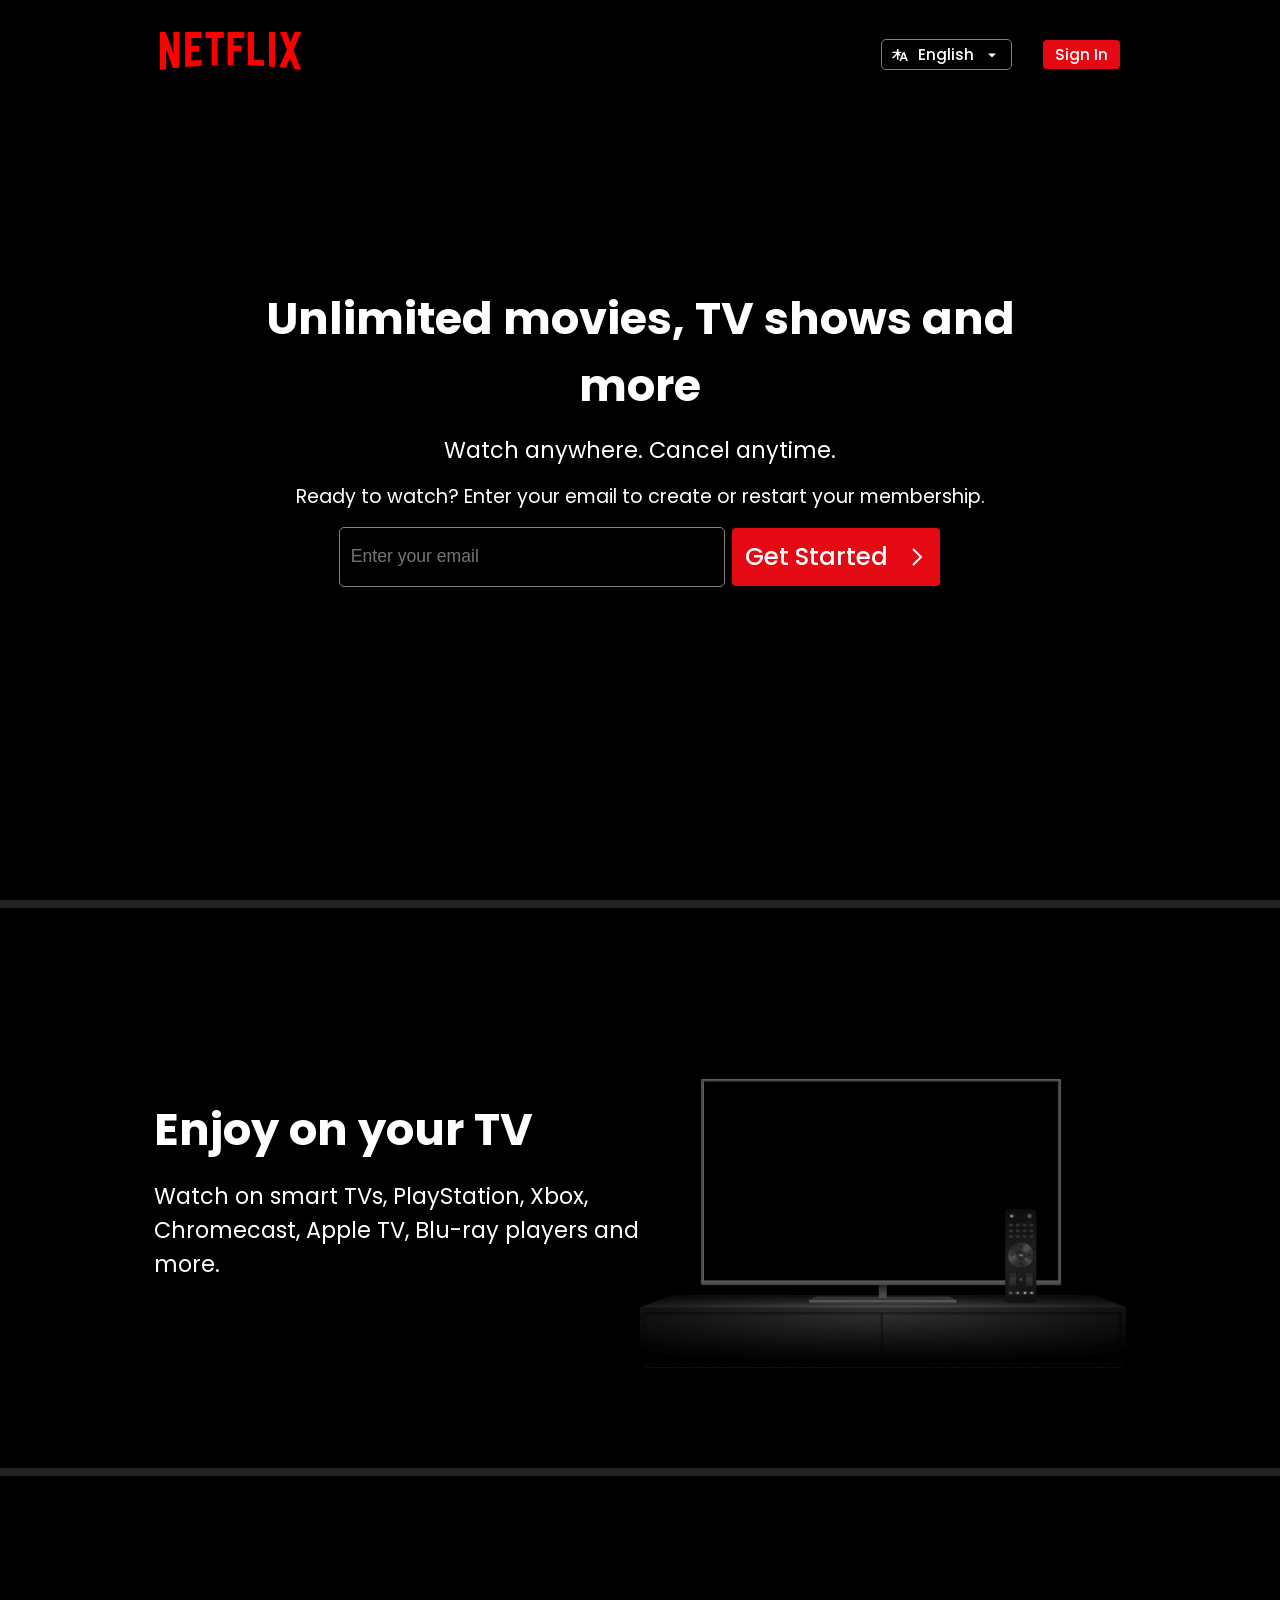
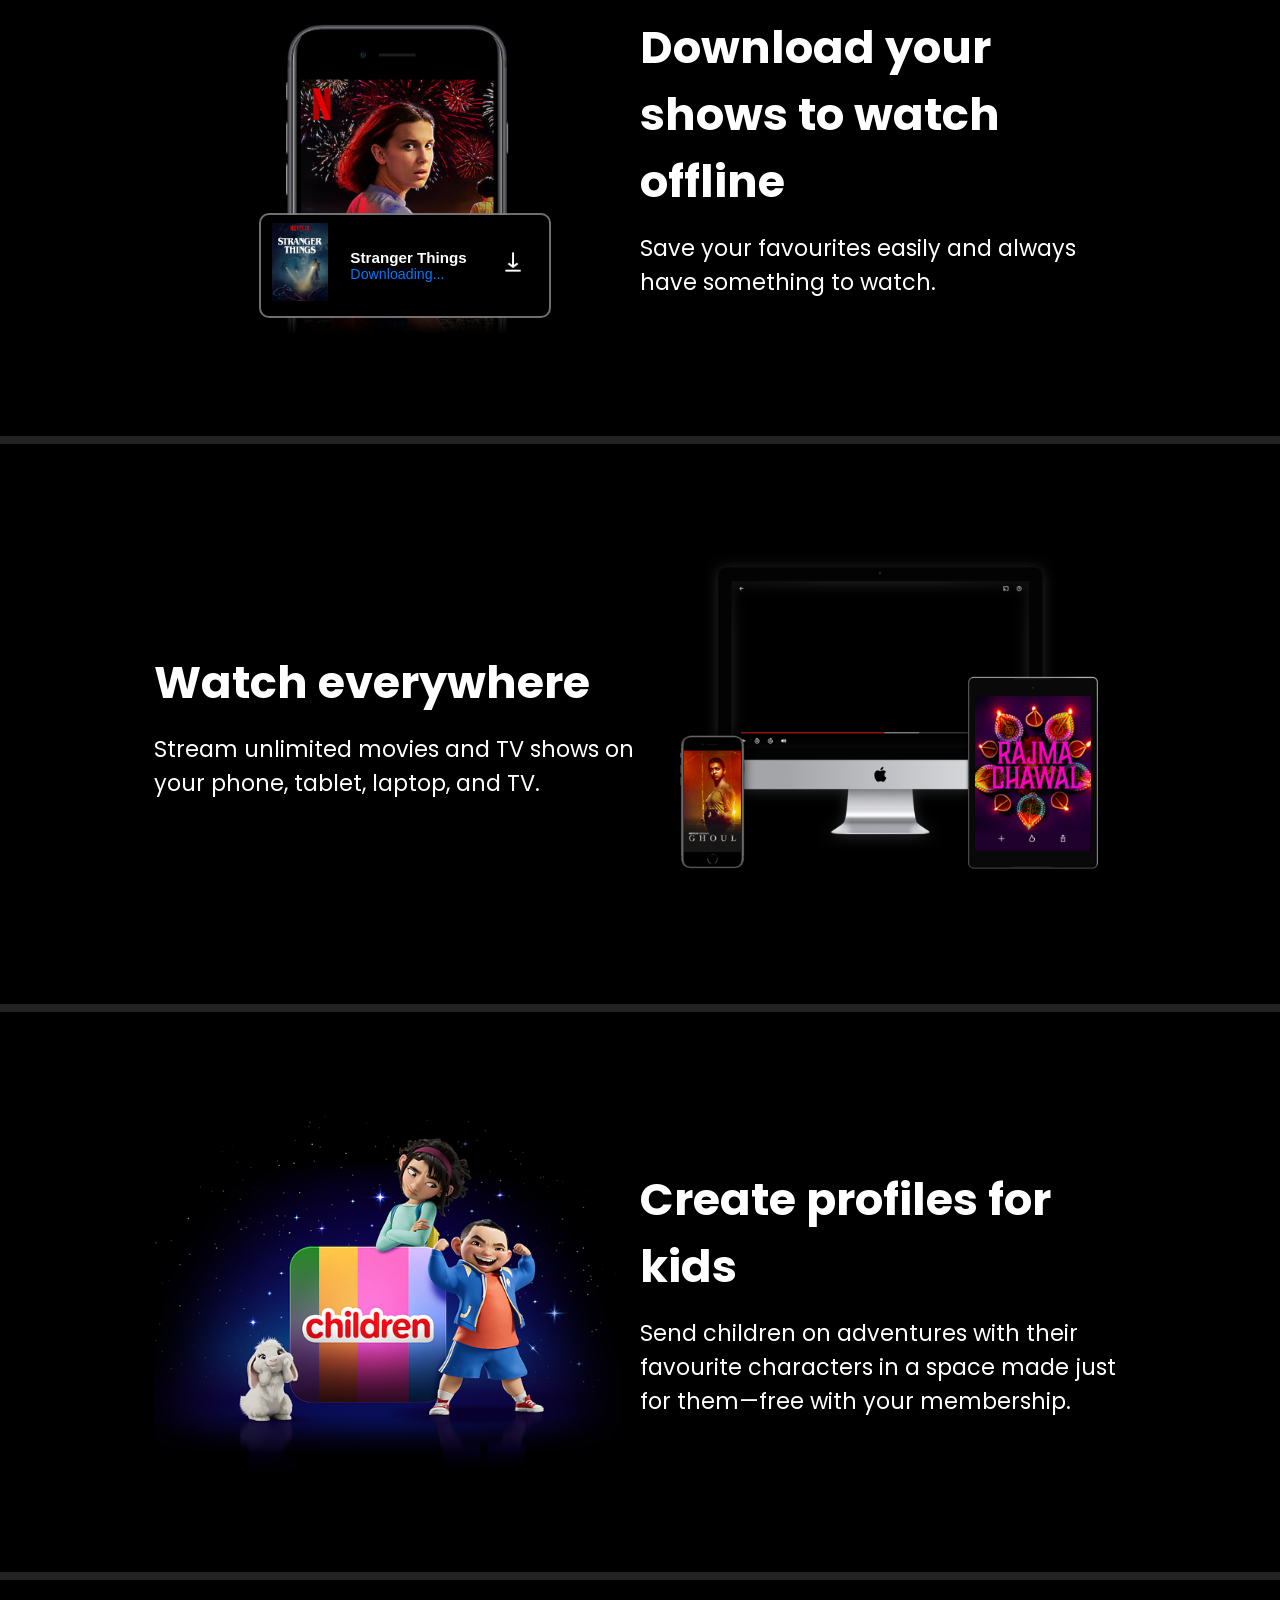
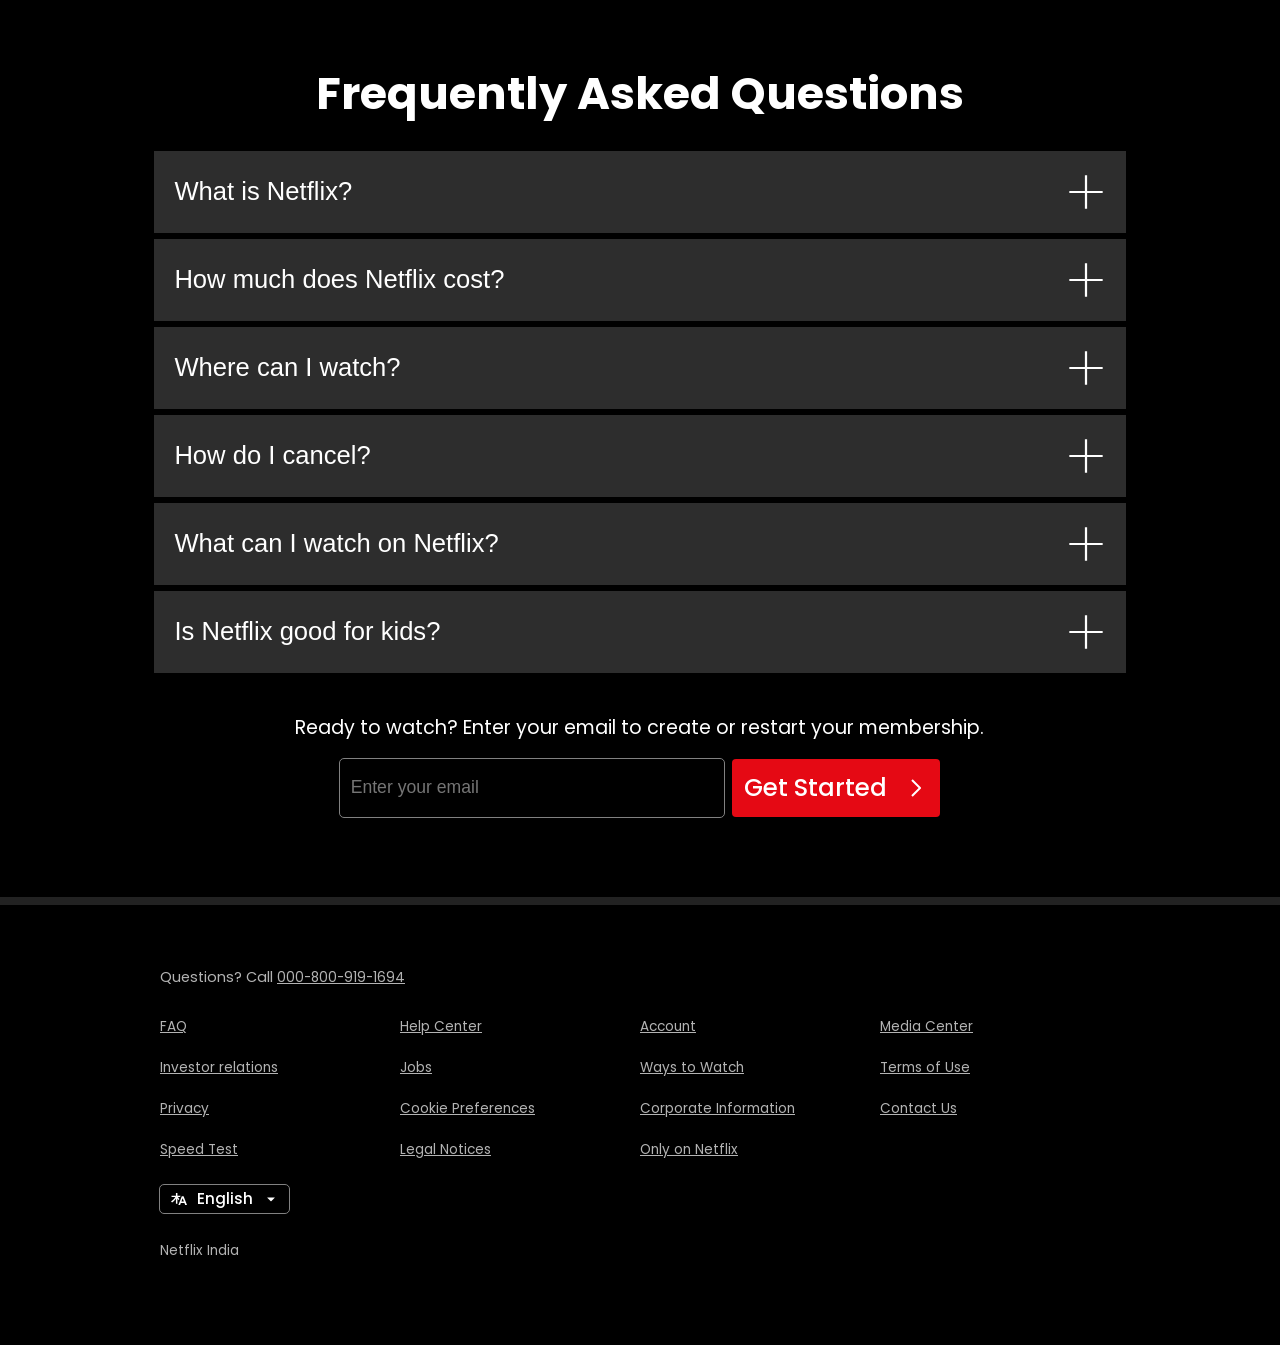
<file: index.html>
<!DOCTYPE html>
<html lang="en">

<head>
    <meta charset="UTF-8">
    <meta name="viewport" content="width=device-width, initial-scale=1.0">
    <title>Netflix India – Watch TV Shows Online, Watch Movies Online</title>
    <link rel="stylesheet" href="style.css">
</head>

<body>

    <div class="top_main background_img">

        <!-- Nav Bar -->
        <nav class="nav_bar flex">
            <div class="logo"><img src="assets/images/logo.svg" alt="Company Logo"></div>

            <div class="nav_right_side flex">
                <div class="lang border">
                    <a href="#" class="lang_btn flex s_bold_text">
                        <img src="assets/images/lang.svg" class=""> English
                        <img src="assets/images/langDrop.svg" class="">
                    </a>
                </div>
                <a href="#" class="sign_in_btn s_bold_text btn">Sign In</a>
            </div>
        </nav>

        <!-- Hero Section -->
        <header class="hero_section flex">
            <h1 class="main_heading text_center">Unlimited movies, TV shows and more</h1>
            <p class="tagline text_center">Watch anywhere. Cancel anytime.</p>

            <div class="email_section">
                <div class="email_inner_section flex">
                    <div class="para text_center ">Ready to watch? Enter your email to create or restart your
                        membership.</div>
                    <div class="email_box flex">
                        <input type="email" placeholder="Enter your email" class="border">
                        <a href="#" class="get_started_btn btn flex text_center">Get Started <img
                                src="assets/images/right.svg"></a>
                    </div>
                </div>
            </div>
        </header>
    </div>


    <div class="seperator"></div>
    <!-- Feature Section -->
    <section class="features_section">
        <div class="container flex features_container">
            <div class="feature_description flex">
                <h1>Enjoy on your TV</h1>
                <p>Watch on smart TVs, PlayStation, Xbox, Chromecast, Apple TV, Blu-ray players and more.</p>
            </div>
            <div class="feature_img-vid flex">
                <video class="feature_vid feature_vid-1" src="assets/videos/video1.m4v" autoplay muted loop></video>
                <img class="feature_img" src="assets/images/tv.png" alt="Tv">
            </div>
        </div>
    </section>

    <div class="seperator"></div>
    <section class="features_section">
        <div class="container flex features_container">
            <div class="feature_img-vid flex">
                <div>
                    <img class="feature_img" src="assets/images/mobile.jpg" alt="Tv">
                    <!-- feature Card -->
                    <div class="outter_of_card">
                    <div class="back_of_card flex">
                        <div class="card_img"><img src="assets/images/mobileShow.png"></div>
                        <div class="card_texts">
                            <div class="top_text">Stranger Things</div>
                            <div class="down_text">Downloading...</div>
                        </div>
                        <div class="card_icon"><img src="assets/images/download-icon.gif" alt="Download icon"></div>
                    </div>
                    </div>
                </div>
            </div>
            <div class="feature_description flex">
                <h1>Download your shows to watch offline</h1>
                <p>Save your favourites easily and always have something to watch.</p>
            </div>
        </div>
    </section>

    <div class="seperator"></div>
    <section class="features_section">
        <div class="container flex features_container">
            <div class="feature_description flex">
                <h1>Watch everywhere</h1>
                <p>Stream unlimited movies and TV shows on your phone, tablet, laptop, and TV.</p>
            </div>
            <div class="feature_img-vid flex">
                <video class="feature_vid feature_vid-2" src="assets/videos/video2.m4v" autoplay muted loop></video>
                <img class="feature_img" src="assets/images/appleDevice.png" alt="Tv">
            </div>
        </div>
    </section>

    <div class="seperator"></div>
    <section class="features_section">
        <div class="container flex features_container">
            <div class="feature_img-vid flex">
                <img class="feature_img" src="assets/images/children.png" alt="Tv">
            </div>
            <div class="feature_description flex">
                <h1>Create profiles for kids</h1>
                <p>Send children on adventures with their favourite characters in a space made just for them—free with
                    your membership.</p>
            </div>
        </div>
    </section>


    <div class="seperator"></div>
    <!-- FAQs Section -->
    <section class="faq_section container">
        <div class="faq_container flex">
            <div class="faq_heading flex text_center">
                <h1>Frequently Asked Questions</h1>
            </div>

            <div class="faq_down_open">

                <ul class="faq_btns flex">
                    <button class="faq_btn flex">
                        <span class="left_faq_text">
                            <p>What is Netflix?</p>
                        </span>
                        <div class="right_faq_img"></div>
                    </button>
                    <button class="faq_btn flex">
                        <span class="left_faq_text">
                            <p>How much does Netflix cost?</p>
                        </span>
                        <div class="right_faq_img"></div>
                    </button>
                    <button class="faq_btn flex">
                        <span class="left_faq_text">
                            <p>Where can I watch?</p>
                        </span>
                        <div class="right_faq_img"></div>
                    </button>
                    <button class="faq_btn flex">
                        <span class="left_faq_text">
                            <p>How do I cancel?</p>
                        </span>
                        <div class="right_faq_img"></div>
                    </button>
                    <button class="faq_btn flex">
                        <span class="left_faq_text">
                            <p>What can I watch on Netflix?</p>
                        </span>
                        <div class="right_faq_img"></div>
                    </button>
                    <button class="faq_btn flex">
                        <span class="left_faq_text">
                            <p>Is Netflix good for kids?</p>
                        </span>
                        <div class="right_faq_img"></div>
                    </button>
                </ul>

            </div>

            <div class="email_section faq_email">
                <div class="email_inner_section flex">
                    <div class="para text_center ">Ready to watch? Enter your email to create or restart your
                        membership.</div>
                    <div class="email_box flex">
                        <input type="email" placeholder="Enter your email" class="border">
                        <a class="get_started_btn btn flex text_center">Get Started <img
                                src="assets/images/right.svg"></a>
                    </div>
                </div>
            </div>
        </div>
    </section>


    <div class="seperator"></div>
    <!-- Footer -->
    <footer class="footer-section">
        <div class="footer_inner_container flex wid-100">
            <div class="footer_heading wid-100">
                <span class="footer_text">Questions? Call </span>
                <a href="#"class="footer_text footer_anchor_text">000-800-919-1694</a>
            </div>
            <div class="footer_options wid-100">
                <ul class="flex wid-100">
                    <li><a href="#" class="footer_text footer_anchor_text">FAQ</a></li>
                    <li><a href="#" class="footer_text footer_anchor_text">Help Center</a></li>
                    <li><a href="#" class="footer_text footer_anchor_text">Account</a></li>
                    <li><a href="#" class="footer_text footer_anchor_text">Media Center</a></li>
                    <li><a href="#" class="footer_text footer_anchor_text">Investor relations</a></li>
                    <li><a href="#" class="footer_text footer_anchor_text">Jobs</a></li>
                    <li><a href="#" class="footer_text footer_anchor_text">Ways to Watch</a></li>
                    <li><a href="#" class="footer_text footer_anchor_text">Terms of Use</a></li>
                    <li><a href="#" class="footer_text footer_anchor_text">Privacy</a></li>
                    <li><a href="#" class="footer_text footer_anchor_text">Cookie Preferences</a></li>
                    <li><a href="#" class="footer_text footer_anchor_text">Corporate Information</a></li>
                    <li><a href="#" class="footer_text footer_anchor_text">Contact Us</a></li>
                    <li><a href="#" class="footer_text footer_anchor_text">Speed Test</a></li>
                    <li><a href="#" class="footer_text footer_anchor_text">Legal Notices</a></li>
                    <li><a href="#" class="footer_text footer_anchor_text">Only on Netflix</a></li>
                </ul>
            </div>
            <div class="footer_lang">
                <div>
                    <div class="lang border">
                        <a href="#" class="lang_btn flex s_bold_text">
                            <img src="assets/images/lang.svg" class=""> English
                            <img src="assets/images/langDrop.svg" class="">
                        </a>
                    </div>
                </div>
            </div>
            <div class="footer_brand wid-100">
                <span class="footer_text">Netflix India</span>
            </div>
    </footer>

    <div class="space1"></div>

</body>

</html>
</file>
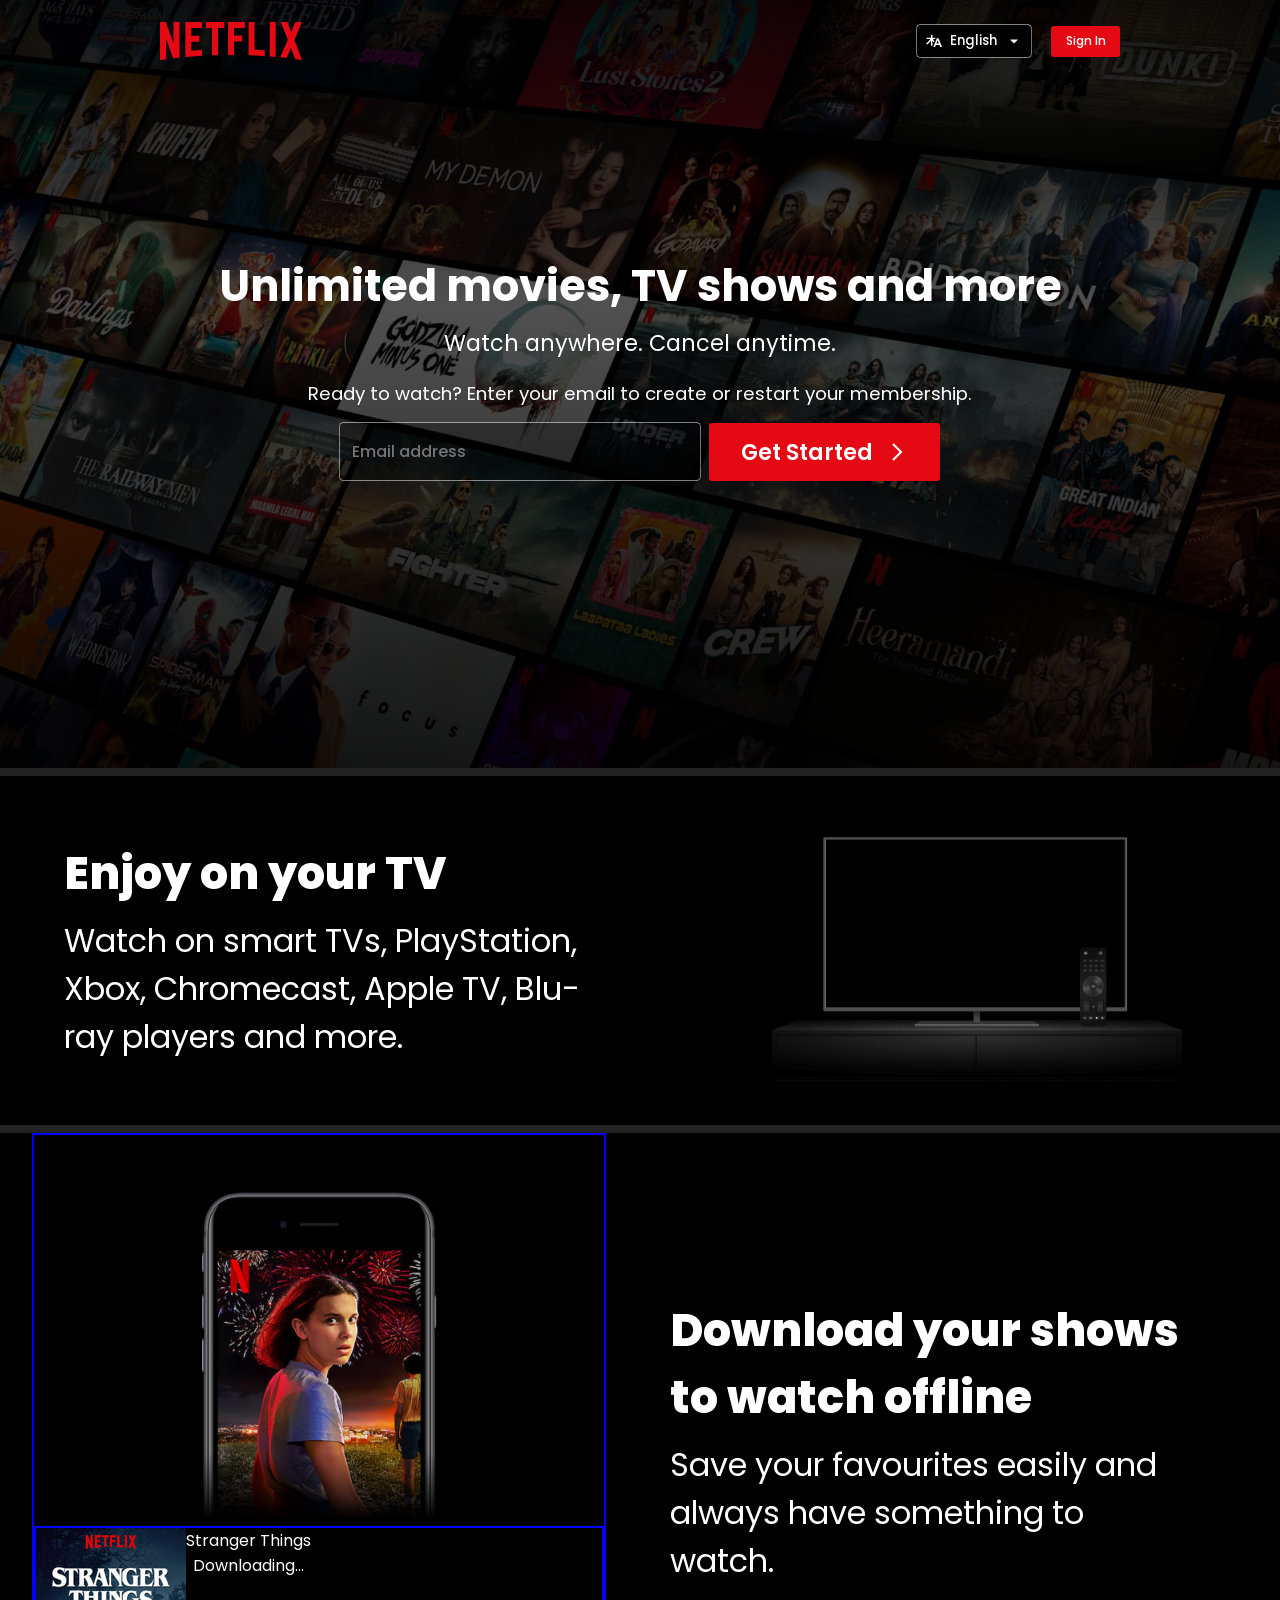
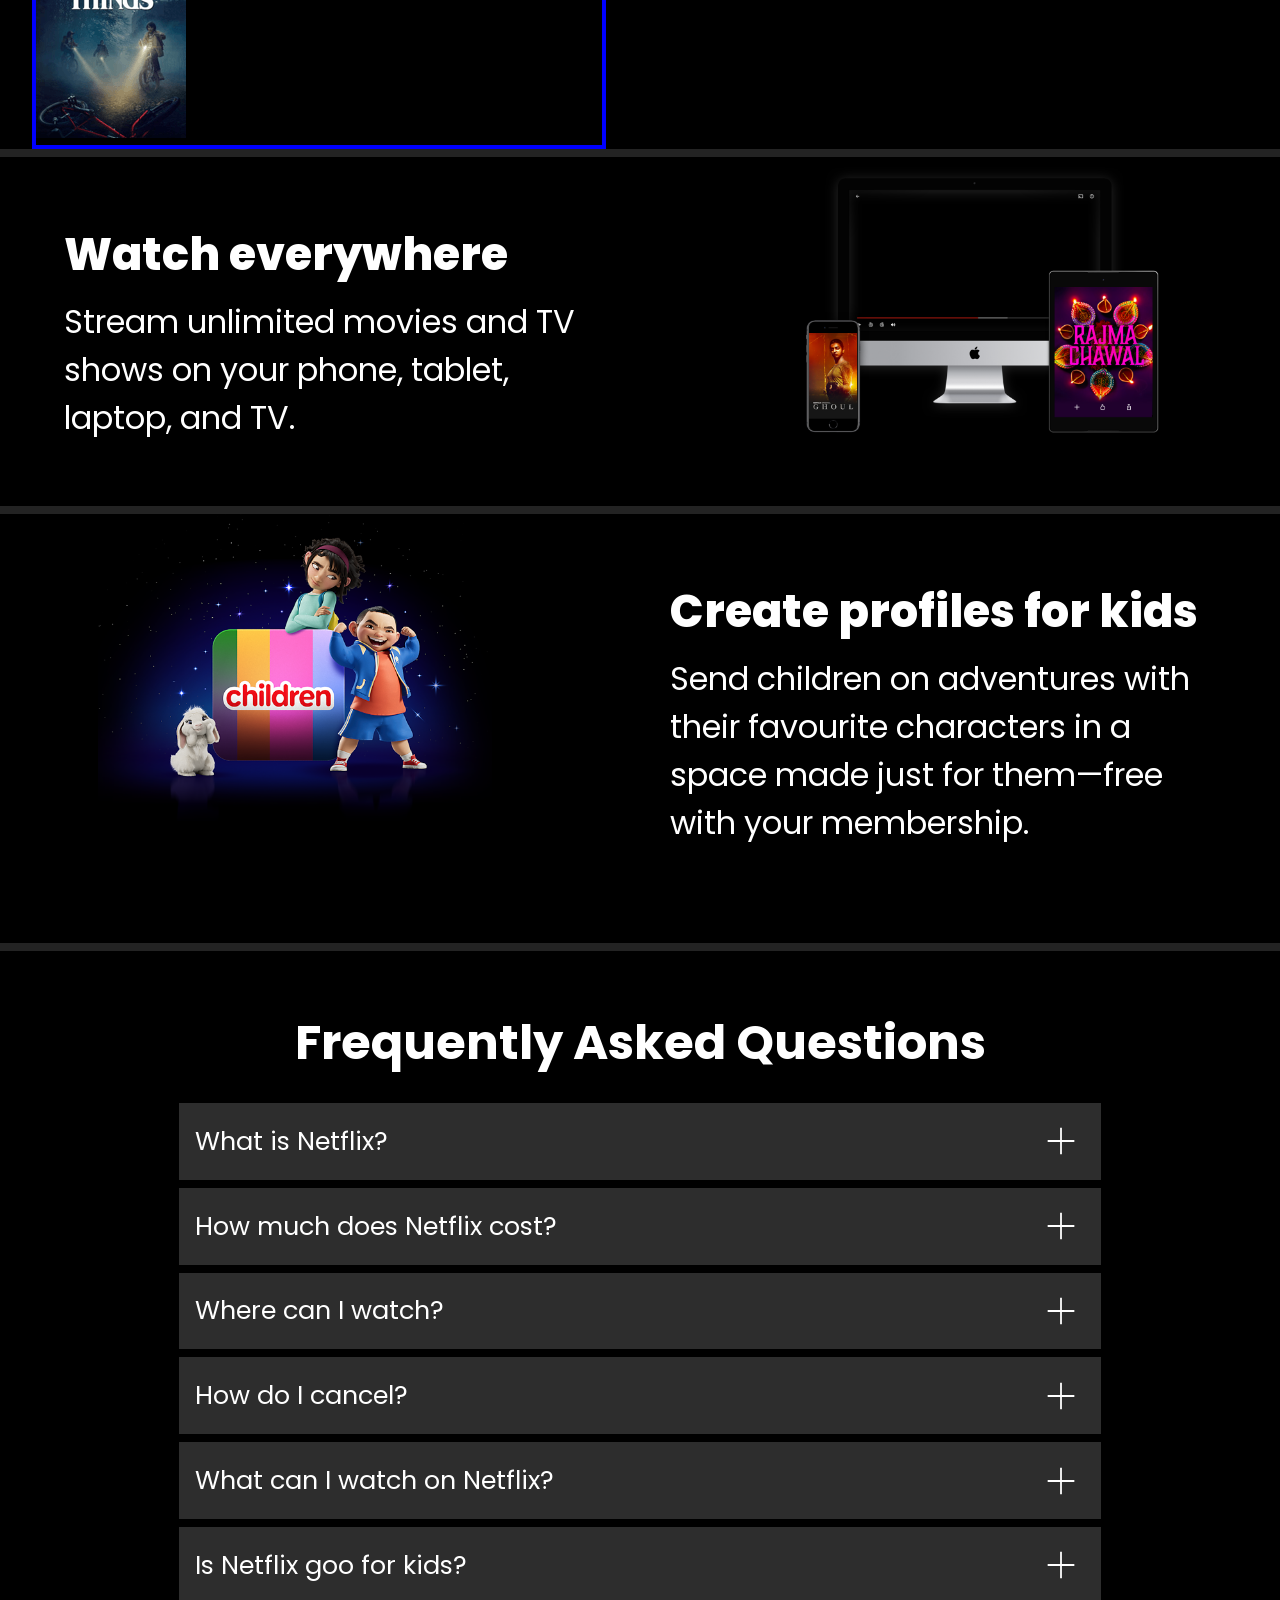
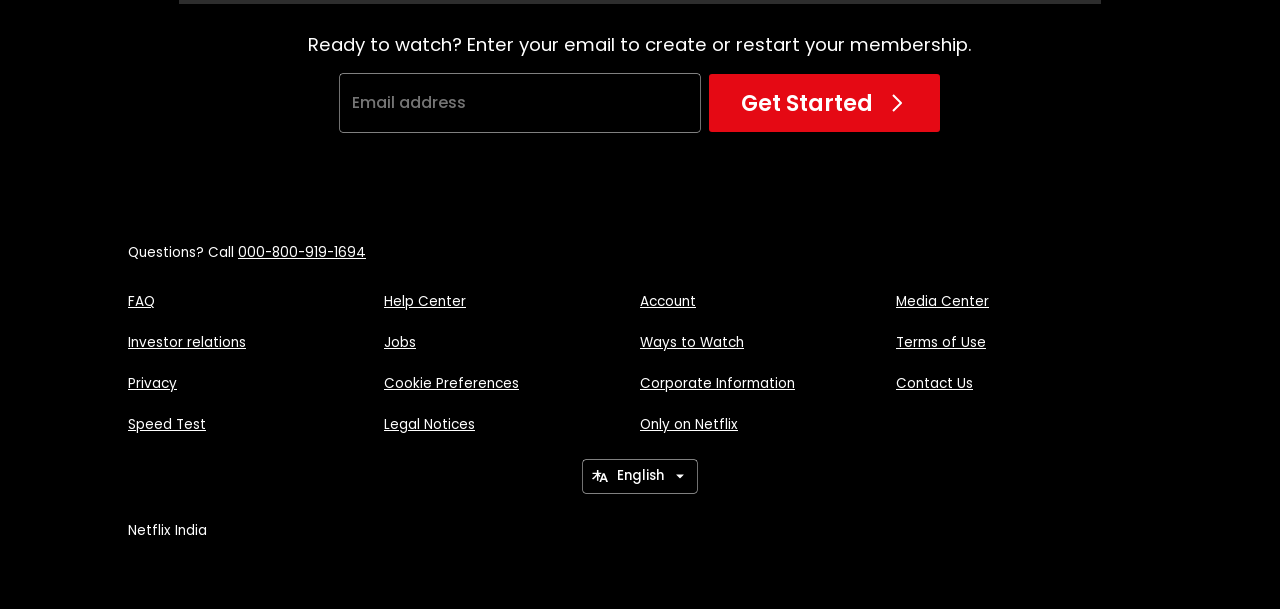
<file: My/index.html>
<!DOCTYPE html>
<html lang="en">

<head>
    <meta charset="UTF-8">
    <meta name="viewport" content="width=device-width, initial-scale=1.0">
    <!-- <title>Netflix India – Watch TV Shows Online, Watch Movies Online</title> -->
    <title>Netflix</title>
    <link rel="stylesheet" href="style.css">
</head>

<body>

    <div class="main">

        <nav class="navbar">
            <div class="logo"><img src="assets/images/logo.svg"></div>

            <div class="buttons">
                <button class="lang btn border"><img src="assets/images/lang.svg"><span>English</span><img
                        src="assets/images/langDrop.svg"></button>
                <button class="sign_in btn">Sign In</button>
            </div>
        </nav>

        <div class="hero">
            <div class="container">
                <h1 class="top">Unlimited movies, TV shows and more</h1>
                <p class="mid">Watch anywhere. Cancel anytime.</p>
                <div class="email">
                    <h3 class="text">Ready to watch? Enter your email to create or restart your membership.</h3>
                    <div class="email_ip_btn">
                        <input type="text" class="email_ip border btn" placeholder="Email address">
                        <button class="get_start_btn btn">Get Started <img src="assets/images/right.svg"></button>
                    </div>
                </div>
            </div>
        </div>
    </div>

    <div class="separation"></div>

    <div class="features">
        <div class="row row1" name="row1">
            <div class="left">
                <h2>Enjoy on your TV</h2>
                <p>Watch on smart TVs, PlayStation, Xbox, Chromecast, Apple TV, Blu-ray players and more.</p>
            </div>
            <div class="right">
                <img src="assets/images/tv.png">
            </div>
        </div>

        <div class="separation"></div>
        
        <div class="row row2" name="row2">
            <div class="right">
                <div class="mobile_back">
                    <img src="assets/images/mobile.jpg">
                    <div class="hoverDownloading">
                        <div class="img1"><img src="assets/images/mobileShow.png"></div>
                        <div class="text_downloading">
                            <div class="text_1">Stranger Things</div>
                            <div class="text_2">Downloading...</div>
                        </div>
                        
                        <div class="img2"></div>
                    </div>
                </div>
            </div>
            <div class="left">
                <h2>Download your shows to watch offline</h2>
                <p>Save your favourites easily and always have something to watch.</p>
            </div>
        </div>
        <div class="separation"></div>
        <div class="row row3" name="row3">
            <div class="left">
                <h2>Watch everywhere</h2>
                <p>Stream unlimited movies and TV shows on your phone, tablet, laptop, and TV.</p>
            </div>
            <div class="right">
                <img src="assets/images/appleDevice.png">
            </div>
        </div>
        <div class="separation"></div>
        <div class="row row4" name="row4">
            <div class="right">
                <img src="assets/images/children.png">
            </div>
            <div class="left">
                <h2>Create profiles for kids</h2>
                <p>Send children on adventures with their favourite characters in a space made just for them—free with
                    your membership.</p>
            </div>
        </div>
    </div>

    <div class="separation"></div>

    <div class="FAQs_section">
        <div class="FAQs_block">
            <div class="FAQs_container">
                <h2>Frequently Asked Questions</h2>
                <div class="FAQs">
                    <ul class="FAQs_list">
                        <li class="FAQ_all FAQ_1">
                            <button class="btn1 btn_FAQ">
                                <span class="left_span_text">What is Netflix?</span>
                                <div class="right_span_icon"></div>
                            </button>
                        </li>
                        <li class="FAQ_all FAQ_2">
                            <button class="btn1 btn_FAQ">
                                <span class="left_span_text">How much does Netflix cost?</span>
                                <div class="right_span_icon"></div>
                            </button>
                        </li>
                        <li class="FAQ_all FAQ_3">
                            <button class="btn1 btn_FAQ">
                                <span class="left_span_text">Where can I watch?</span>
                                <div class="right_span_icon"></div>
                            </button>
                        </li>
                        <li class="FAQ_all FAQ_4">
                            <button class="btn1 btn_FAQ">
                                <span class="left_span_text">How do I cancel?</span>
                                <div class="right_span_icon"></div>
                            </button>
                        </li>
                        <li class="FAQ_all FAQ_5">
                            <button class="btn1 btn_FAQ">
                                <span class="left_span_text">What can I watch on Netflix?</span>
                                <div class="right_span_icon"></div>
                            </button>
                        </li>
                        <li class="FAQ_all FAQ_6">
                            <button class="btn1 btn_FAQ">
                                <span class="left_span_text">Is Netflix goo for kids?</span>
                                <div class="right_span_icon"></div>
                            </button>
                        </li>
                    </ul>
                    <div class="email">
                        <h3 class="text">Ready to watch? Enter your email to create or restart your membership.</h3>
                        <div class="email_ip_btn FAQ_email_ip_btn">
                            <input type="text" class="email_ip border btn FAQ_email_ip" placeholder="Email address">
                            <button class="get_start_btn btn FAQ_get_start_btn">Get Started
                                <img src="assets/images/right.svg">
                            </button>
                        </div>
                    </div>
                </div>
            </div>
        </div>
    </div>

    <!-- <div class="separation"></div>

    <div class="footer"></div> -->

    <div class="seperator"></div>
    <!-- Footer -->
    <footer class="footer-section">
        <div class="footer_inner_container flex wid-100">
            <div class="footer_heading wid-100">
                <span class="footer_text">Questions? Call </span><a href="#"
                    class="footer_text footer_anchor_text">000-800-919-1694</a>
            </div>
            <div class="footer_options wid-100">
                <ul class="flex wid-100">
                    <li><a href="#" class="footer_text footer_anchor_text">FAQ</a></li>
                    <li><a href="#" class="footer_text footer_anchor_text">Help Center</a></li>
                    <li><a href="#" class="footer_text footer_anchor_text">Account</a></li>
                    <li><a href="#" class="footer_text footer_anchor_text">Media Center</a></li>
                    <li><a href="#" class="footer_text footer_anchor_text">Investor relations</a></li>
                    <li><a href="#" class="footer_text footer_anchor_text">Jobs</a></li>
                    <li><a href="#" class="footer_text footer_anchor_text">Ways to Watch</a></li>
                    <li><a href="#" class="footer_text footer_anchor_text">Terms of Use</a></li>
                    <li><a href="#" class="footer_text footer_anchor_text">Privacy</a></li>
                    <li><a href="#" class="footer_text footer_anchor_text">Cookie Preferences</a></li>
                    <li><a href="#" class="footer_text footer_anchor_text">Corporate Information</a></li>
                    <li><a href="#" class="footer_text footer_anchor_text">Contact Us</a></li>
                    <li><a href="#" class="footer_text footer_anchor_text">Speed Test</a></li>
                    <li><a href="#" class="footer_text footer_anchor_text">Legal Notices</a></li>
                    <li><a href="#" class="footer_text footer_anchor_text">Only on Netflix</a></li>
                </ul>
            </div>
            <div class="footer_lang" style="display: flex; align-items: start; justify-content: start;">
                <div>
                    <button class="lang btn border"><img src="assets/images/lang.svg">
                        <span>English</span><img
                        src="assets/images/langDrop.svg"></button>
                </div>
            </div>
            <div class="footer_brand wid-100">
                <span class="footer_text">Netflix India</span>
            </div>
    </footer>
    <div class="space1"></div>

</body>

</html>
</file>
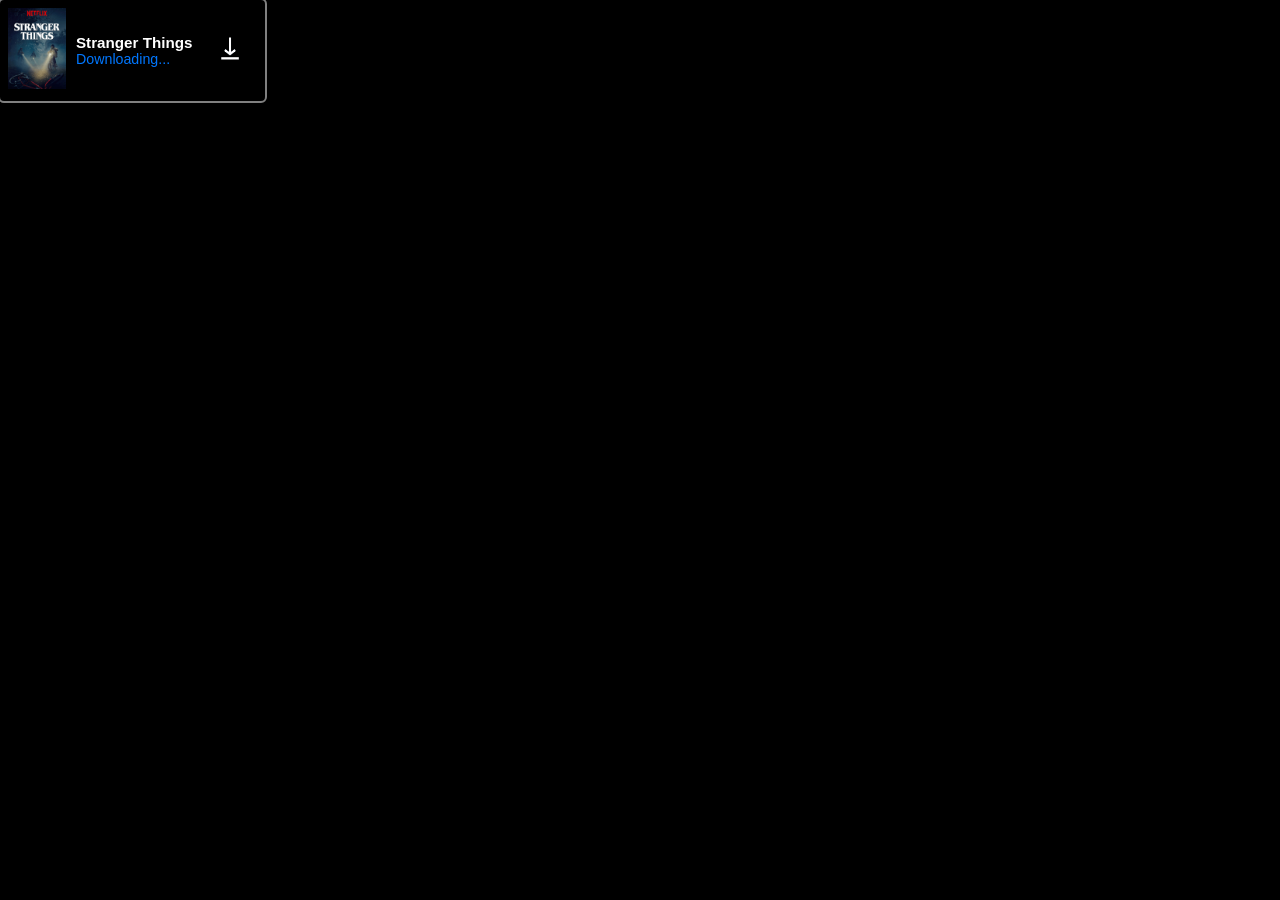
<file: card.html>
<!DOCTYPE html>
<html lang="en">
<head>
    <meta charset="UTF-8">
    <meta name="viewport" content="width=device-width, initial-scale=1.0">
    <title>Cards</title>
    <style>
        *{
            padding: 0px;
            margin: 0px;
        }

        body {
            background-color: black;
        }

        .back_of_card {
            padding: .5rem;
            background-color: rgb(0, 0, 0);
            display: flex;
            flex-direction: row;
            align-items: center;
            justify-content: center;
            gap: .65rem;
            overflow: hidden;

            width: fit-content;
            max-width: 18rem;
            border-radius: 4px;
            outline: 2.5px solid grey;
        }

        .card_img img {
            width: 3.6rem;
        }

        .top_text {
            color: white;
            font-size: .95rem;
            font-weight: 600;
            font-family: sans-serif;
        }

        .down_text {
            color: rgb(0, 119, 255);
            font-size: .89rem;
            font-family: sans-serif;
        }

        .card_icon img {
            width: 3.4rem;
        }
    </style>
</head>
<body>
    
    <div class="back_of_card">
        <div class="card_img"><img src="assets/images/mobileShow.png"></div>
        <div class="card_texts">
            <div class="top_text">Stranger Things</div>
            <div class="down_text">Downloading...</div>
        </div>
        <div class="card_icon"><img src="assets/images/download-icon.gif" alt="Download icon"></div>
    </div>

</body>
</html>
</file>
<file: style.css>
@import url('https://fonts.googleapis.com/css2?family=Poppins:ital,wght@0,100;0,200;0,300;0,400;0,500;0,600;0,700;0,800;0,900;1,100;1,200;1,300;1,400;1,500;1,600;1,700;1,800;1,900&family=Roboto:ital,wght@0,100;0,300;0,400;0,500;0,700;0,900;1,100;1,300;1,400;1,500;1,700;1,900&display=swap');
*{
    margin: 0;
    padding: 0;
    box-sizing: border-box;
}

:root {
    --primary-text-color : white;
    --download-text-color : blue;
    --button-color : #E50914;
    --hover-button-color : #C11119;
    --faqs-back-color : #2D2D2D;
    --hover-faqs-back-color :#414141;
    --footer-text-color: rgba(255, 255, 255, 0.702);
}

body {
    font-family: 'Poppins', 'Roboto';
    background-color: black;
    overflow-x: hidden;
    max-width: 100vw;
    height: 100vh;
    color: var(--primary-text-color);
}

.background_img {
    max-width: 100vw;
    height: 100%;
    background-image: linear-gradient(rgba(0, 0, 0, 0.824), rgba(0, 0, 0, 0.452), rgba(0, 0, 0, 0.884)), url("https://assets.nflxext.com/ffe/siteui/vlv3/655a9668-b002-4262-8afb-cf71e45d1956/5ff265b6-3037-44b2-b071-e81750b21783/IN-en-20240715-POP_SIGNUP_TWO_WEEKS-perspective_WEB_c6d6616f-4478-4ac2-bdac-f54b444771dd_large.jpg"); /*url(assets/images/bg.jpeg);*/
    background-repeat: no-repeat;
    background-position: center;
    background-size: cover;
}


/* utility classes */

.flex {
    display: flex;
    justify-content: center;
    align-items: center;
}

.container {
    max-width: 76vw;
    margin-inline: auto;
    /* border: 2px solid red; */
}

.seperator {
    width: 100%;
    height: .5rem;
    background-color: #222222;
}

h1 {
    width: 100%;
    font-size: 2.8rem;
    font-weight: 700;
}

p {
    width: 100%;
    font-size: 1.4rem;
    color: var(--primary-text-color);
}

a {
    text-decoration: none;
    color: var(--primary-text-color);
}

a:hover {
    cursor: pointer;
}

.text_center {
    text-align: center;
}

li {
    list-style: none;
}

.border {
    border: none;
    border-radius: 4px;
    outline: 1.5px solid rgb(129, 129, 129);
    padding: .16rem .67rem;
    background-color: rgba(0, 0, 0, 0.329);
}

.s_bold_text {
    font-weight: 500;
    font-size: .97rem;
}

.btn {
    background-color: var(--button-color);
    border-radius: 4px;
    padding: .16rem .75rem;
    text-align: center;
}

.btn:hover {
    cursor: pointer;
}

.footer_text {
    font-size: .85rem;
    font-weight: 400;
    color: var(--footer-text-color);
    text-align: left;
}

.footer_anchor_text {
    text-decoration: underline;
    text-decoration-color: var(--footer-text-color);
}

.wid-100 {
    width: 100%;
}

.top_main {
    max-height: 100vh;
}

/* nav bar */

.nav_bar {
    justify-content: space-between;
    padding: 2rem 4rem;
    max-height: 8rem;
    margin-inline: 6rem;
}

.logo img {
    width: 8.8rem;
}

.nav_right_side {
    gap: 2rem;
    max-height: 6rem;
}

.lang_btn {
    gap: .62rem;
}


/* hero section */

.hero_section {
    max-width: 65vw;
    margin-inline: auto;
    margin-top: 11rem;
    flex-direction: column;
    gap: .89rem;
}

.email_section {
    height: 6.5rem;
    width: 100%;
}

.email_inner_section {
    height: 100%;
    flex-direction: column;
    justify-content: flex-start;
    margin: 0 1.5rem;
}

.para {
    width: 100%;
    font-size: 1.2rem;
}

.email_box {
    height: 100%;
    max-width: 100%;
    gap: .5rem;   
    margin-inline: auto;
    margin-top: 1.1rem;
}

.email_box input {
    height: 100%;
    width: 24rem;
    font-weight: 400;
    font-size: 1.1rem;
    color: var(--primary-text-color);
}

.get_started_btn {
    height: 100%;
    width: 13rem;
    font-weight: 500;
    font-size: 1.52rem;
    flex-direction: row;
    gap: 1rem;
}


/* features section */

.features_section {
    padding: 5rem 0;
}

.features_container {
    height: 25rem;
    margin-inline: auto;
}

.feature_description {
    width: 50%;
    flex-direction: column;
    align-items: flex-start;
    gap: 1rem;
}

.feature_img-vid {
    height: 100%;
    width: 50%;
    overflow: hidden;
    position: relative;
}

/* Feature Card */

.outter_of_card {
    width: 100%;
    height: 100%;
    position: absolute;
    left: 0;
    top: 0;
}

.back_of_card {
    padding: .5rem;
    background-color: rgb(0, 0, 0);
    flex-direction: row;
    justify-content: space-around;
    gap: 1rem;
    overflow: hidden;
    width: 18rem;
    max-width: 18rem;
    border-radius: .5rem;
    outline: 2.5px solid rgba(128, 128, 128, 0.87);
    position: absolute;
    bottom: 10%;
    left: 22%;
}

.card_img img {
    width: 3.5rem;
}

.top_text {
    color: white;
    font-size: .95rem;
    font-weight: 600;
    font-family: sans-serif;
}

.down_text {
    color: rgb(0, 119, 255);
    font-size: .89rem;
    font-family: sans-serif;
}

.card_icon img {
    width: 3rem;
}

.feature_img {
    width: 100%;
    z-index: 1;
}

.feature_vid {
    position: absolute;
    z-index: 0;
}

.feature_vid-1 {
    width: 23.3rem;
    top: 5.4rem;
    left: 4.52rem;
}

.feature_vid-2 {
    width: 19.7rem;
    top: 3.1rem;
    left: 5.9rem;
}

.feature_img img {
    width: 100%;
}


/* FAQ Section */

.faq_section {
    margin: 5rem auto;
    width: 100%;
}

.faq_container {
    width: 100%;
    height: fit-content;
    flex-direction: column;
    gap: 1.5rem;
}

.faq_heading {
    width: 100%;
}

.faq_down_open {
    width: 100%;
}

.faq_btns {
    flex-direction: column;
    gap: .4rem;
}

.faq_btn {
    width: 100%;
    border: none;
    background-color: var(--faqs-back-color);
    justify-content: space-between;
    padding: 1.3rem;
    transition: all .2s ease-in-out;
}

.faq_btn:hover {
    cursor: pointer;
    background-color: var(--hover-faqs-back-color);
}

.left_faq_text p {
    font-size: 1.6rem;
    font-weight: 500;
}

.right_faq_img {
    height: 2.5rem;
    width: 2.5rem;
    background-image: url("assets/images/plus.svg");
    background-repeat: no-repeat;
    background-position: center;
    background-size: contain;
}

.faq_email {
    margin: 1rem 0 0 0;
}


/* Footer section */

.footer-section {
    margin: 3.7rem auto;
    width: 75vw;
}

.footer_inner_container {
    flex-direction: column;
    align-items: start;
    gap: 1.5rem;
}

.footer_heading>span {
    font-size: .9rem;
}

.footer_options ul {
    justify-content: start;
    flex-wrap: wrap;
    gap: 1rem;
}

.footer_options ul li {
    flex: 0 0 calc(25% - 1rem);
    width: 100%;
}

.space1 {
    height: 1.5rem;
}
</file>
<file: My/style.css>
@import url('https://fonts.googleapis.com/css2?family=Poppins:ital,wght@0,100;0,200;0,300;0,400;0,500;0,600;0,700;0,800;0,900;1,100;1,200;1,300;1,400;1,500;1,600;1,700;1,800;1,900&display=swap');

* {
    margin: 0;
    padding: 0;
    font-family: 'Poppins';
    box-sizing: border-box;
}

body {
    background-color: black;
    color: white;
}

.main {
    height: 42rem;
    position: relative;
    z-index: -2;
    background-image: linear-gradient(to top, rgb(0 0 0 / 89%) 0, rgb(0 0 0 / 58%) 60%, rgb(0 0 0 / 89%) 100%), url("assets/images/bg.jpeg");
    background-position: center center;
    background-size: cover;
    background-repeat: no-repeat;
    overflow: hidden;
}

.navbar {
    width: 76vw;
    height: 2.9rem;
    padding: 24px 0px 0px 0px;
    margin: auto;
    z-index: 1;
    display: flex;
    flex-wrap: wrap;
    align-items: center;
    justify-content: space-between;
}

.logo {
    width: 9.2rem;
    height: 100%;
    display: flex;
    align-items: center;
}

.buttons {
    display: flex;
    align-items: center;
    gap: 20px;
    display: flex;
    flex-wrap: wrap;
}

.btn {
    border: none;
    border-radius: 3px;
    color: white;
    font-weight: 500;
    background-color: #E50914;
}

.lang {
    background-color: rgba(0, 0, 0, 1);
    display: flex;
    align-items: center;
    gap: 7px;
    padding: 0.39rem 0.6rem;
}

.sign_in {
    padding: 0.4rem 0.9rem;
    font-size: 0.75rem;
}

.border {
    box-shadow: 0px 0px 0px 0.44px white;
}



/* Hero Section */

.hero {
    width: 100VW;
    height: 100%;
    display: flex;
    flex-direction: column;
    justify-content: center;
    align-items: center;
    padding: 12rem 0 0 0;
}

.hero .container {
    height: 100%;
    display: flex;
    flex-direction: column;
    flex-wrap: wrap;
    text-align: center;
}

.container .top {
    font-size: 2.5rem;
    margin-bottom: 0.7rem;
}

.container .mid {
    font-size: 1rem;
    font-weight: 300;
}

.email {
    height: fit-content;
    display: flex;
    flex-direction: column;
    text-align: center;
    align-items: center;
    margin-top: 1.2rem;
    padding: 0px 1rem;
}

.email .text {
    font-size: 1.1rem;
    font-weight: 300;
}

.email_ip_btn {
    width: 100%;
    margin: 1rem auto 0;
    display: flex;
    justify-content: center;
    align-items: center;
}

.email_ip {
    width: 22.5em;
    text-align: left;
    padding: 13px 10px;
    background-color: rgba(0, 0, 0, 0.3);
    font-size: 1rem;
}

.get_start_btn {
    padding: 0.75rem 2rem;
    margin-left: 0.6rem;
    box-sizing: border-box;
    font-size: 1.2rem;
    font-weight: 600;
    display: flex;
    justify-content: center;
    align-items: center;
}

.get_start_btn>img {
    display: flex;
    align-items: center;
    margin-left: 0.7rem;
}

.separation {
    border-bottom: 0.5rem solid rgb(35, 35, 35);
}


/* -------Features------- */

.features {
    display: flex;
    flex-direction: column;
    padding: 0rem 0rem 2rem 0rem;
    overflow: hidden;
}

/* ------row-1------ */
.features .row {
    display: flex;
    margin: 5rem 6rem;
}

.left {
    width: 100%;
    display: flex;
    flex-direction: column;
    justify-content: center;
    align-items: flex-start;
    padding: 4rem;
    overflow: hidden;
}

.left>h2 {
    font-size: 2.8rem;
    font-weight: 800;
    margin-bottom: 10px;
}

.left>p {
    font-size: 1.43rem;
    font-weight: 400;
    line-height: 2rem;
    word-spacing: -1px;
}

.right {
    width: 100%;
    text-align: center;
    overflow: hidden;
}

.right>img {
    width: 30rem;
}

/* ------row-2------ */
.row2 {
    max-width: 95vw;
    margin: 0px 0px;
    display: flex;
}

.right {
    
}

.left {

}

.right .mobile_back {
    border: 2px solid blue;
}

.right .mobile_back > img{
    width: 40vw;
}

.hoverDownloading {
    border: 2px solid blue;
    display: flex;

}

/* ------row-3------ */



/* FAQs */

.FAQs_section {
    display: flex;
    justify-content: center;
    padding: 3.5rem 0;
    height: 100%;
    box-sizing: border-box;
    color: white;
    min-height: auto;
}

.FAQs_block {
    width: calc(100% - 3.4rem);
    margin: 0 auto;
    display: flex;
    align-items: center;
    flex-direction: column;
}

.FAQs_container {
    width: 100%;
    max-width: 100%;
    text-align: center;
    display: flex;
    flex-direction: column;
    align-items: center;
}

.FAQs_container>h2 {
    font-size: 3rem;
    text-align: center;
    font-weight: 700;
}

.FAQs {
    margin: 1.5rem 0 0;
    width: 100%;
    display: flex;
    flex-direction: column;
    align-items: center;
}

.FAQs_list {
    width: 100%;
    list-style: none;
    font-size: 1.5rem;
    font-weight: 400;
    display: flex;
    flex-direction: column;
    align-items: center;
}

.FAQ_all {
    display: flex;
    flex-wrap: wrap;
    align-items: center;
    width: 100%;
    height: fit-content;
    margin-bottom: 0.5rem;
}

.btn_FAQ {
    height: 100%;
    width: 100%;
    box-sizing: border-box;
    display: flex;
    align-items: center;
    justify-content: space-between;
    padding: .9rem 1rem;
    border: none;
    background-color: #2D2D2D;
    color: white;
    font-size: 1.6rem;
}

.btn_FAQ:hover{
    background-color: #313131;
}

.right_span_icon {
    width: 3rem;
    height: 3rem;
    background-image: url("assets/images/plus.svg");
    background-size: 2rem;
    background-repeat: no-repeat;
    background-position: center;
}


/* Footer section */

.footer-section {
    margin: 2.7rem auto;
    width: 80vw;
}

.footer_inner_container {
    flex-direction: column;
    align-items: start;
    gap: 1.5rem;
}

.footer_options ul {
    justify-content: start;
    flex-wrap: wrap;
    gap: 1rem;
}

.footer_options ul li {
    flex: 0 0 calc(25% - 1rem);
    width: 100%;
}

.space1 {
    height: 1.5rem;
}


/* utility classes */

.flex {
    display: flex;
    justify-content: center;
    align-items: center;
}

.container {
    max-width: 76vw;
    margin-inline: auto;
    /* border: 2px solid red; */
}

.seperator {
    width: 100%;
    height: .5rem;
    background-color: var(--faqs-back-color);
}

a {
    text-decoration: none;
    color: var(--primary-text-color);
}

a:hover {
    cursor: pointer;
}

.text_center {
    text-align: center;
}

li {
    list-style: none;
}

.footer_text {
    font-size: .85rem;
    font-weight: 400;
    color: var(--footer-text-color);
    text-align: left;
}

.footer_anchor_text {
    text-decoration: underline;
    text-decoration-color: var(--fooyer-text-color);
}

.wid-100 {
    width: 100%;
}

/* media quiery 1 */

@media (min-width:1280px){

    .main {
        height: 48rem;
        background-image: linear-gradient(to top, rgb(0 0 0 / 89%) 0, rgb(0 0 0 / 58%) 60%, rgb(0 0 0 / 89%) 100%), url(assets/images/bg.jpeg);
    }

    .navbar {
        width: 75vw;
        height: 3.9rem;
        padding: 20px 0px 0px 0px;
    }

    .logo {
        width: 8.9rem;
    }

    .buttons {
        overflow: visible;
    }

    .lang {
        gap: 0.51rem;
        padding: 0.39rem 0.6rem;
    }

    /* hero */
    .container .top {
        font-size: 2.7rem;
        margin-bottom: 0.5rem;
    }

    .container .mid {
        font-size: 1.4rem;
        font-weight: 400;
    }

    .email .text {
        font-size: 1.15rem;
        font-weight: 400;
    }

    .email_ip {
        padding: 1.01rem 0.8rem;
    }

    .get_start_btn {
        padding: 0.75rem 2rem;
        font-size: 1.4rem;
    }

    /* features */
    .features .row {
        margin: auto;
    }

    .left>p {
        font-size: 2rem;
        font-weight: 400;
        line-height: unset;
        word-spacing: -1px;
    }

    .right>img {
        width: 32vw;
        box-sizing: border-box;
        /* padding: 3rem 4rem 3rem 1rem; */
    }
    
    /* FAQs */

    .FAQs_block {
        width: calc(100% - 22.4rem);
    }
}

/* media quiery 2 */

@media screen and (max-width:1260px) {
    .features .row {
        margin: 0rem 1rem;
    }

    .left {
        width: 100%;
        padding: 1rem;
    }

    /* FAQs */

    .FAQs_block {
        width: calc(100% - 4.8rem);
    }

}


/* media quiery 3 */

@media (min-width:600px) and (max-width:960px) {
    .lang>span {
        display: none;
    }

    .hero {
        width: 70vw;
        margin: auto;
        padding: 100px 0px 0px 0px;
    }

    .container .top {
        font-size: 2rem;
    }

    .container .mid {
        font-size: 1.3rem;
    }

    .email_ip_btn {
        margin: 1rem auto 0;

    }

    .email {
        padding: 0;
    }

    .email .text {
        font-size: 1.1rem;
        font-weight: 300;
    }

    .features {
        justify-content: center;
    }

    .features .row {
        flex-direction: column;
        margin: 0rem 1rem;
        align-items: center;
    }

    .left {
        padding: 2rem;
        align-items: center;
        text-align: center;
    }

    .left>h2 {
        font-size: 2rem;
    }

    .left>p {
        font-size: 1rem;
    }

}

/* media quiery 4 */

@media screen and (max-width: 600px) {
    .lang>span {
        display: none;
    }

    .hero {
        width: 70vw;
        margin: auto;
        padding: 80px 0px 0px 0px;
    }

    .container .top {
        font-size: 1.9rem;
    }

    .container .mid {
        font-size: 1.2rem;
    }

    .email {
        padding: 0;
    }

    .email .text {
        font-size: 1rem;
        font-weight: 300;
    }

    .email_ip_btn {
        margin: 1rem auto 0;
        flex-direction: column;
        gap: 20px;
        margin-top: 1rem;
    }

    .email_ip {
        width: 100%;
        padding: 11px 10px;
        text-overflow: ellipsis;
    }

    .get_start_btn {
        font-size: 1rem;
        padding: 0.7rem 0.99rem;
        text-align: center;
        overflow: auto;
    }

    .features {
        justify-content: center;
    }

    .features .row {
        flex-direction: column;
        margin: 0rem 1rem;
        align-items: center;
    }

    .left {
        padding: 2rem;
        align-items: center;
        text-align: center;
    }

    .left>h2 {
        font-size: 2rem;
    }

    .left>p {
        font-size: 1rem;
        text-wrap: wrap;
    }

    .right>img {
        width: 72vw;
        box-sizing: border-box;

    }
}

/* media quiery 5 */

@media screen and (max-width:250px) {
    .main {
        height: 100%;
    }

    .hero {
        margin: 20px;
    }

}
</file>
